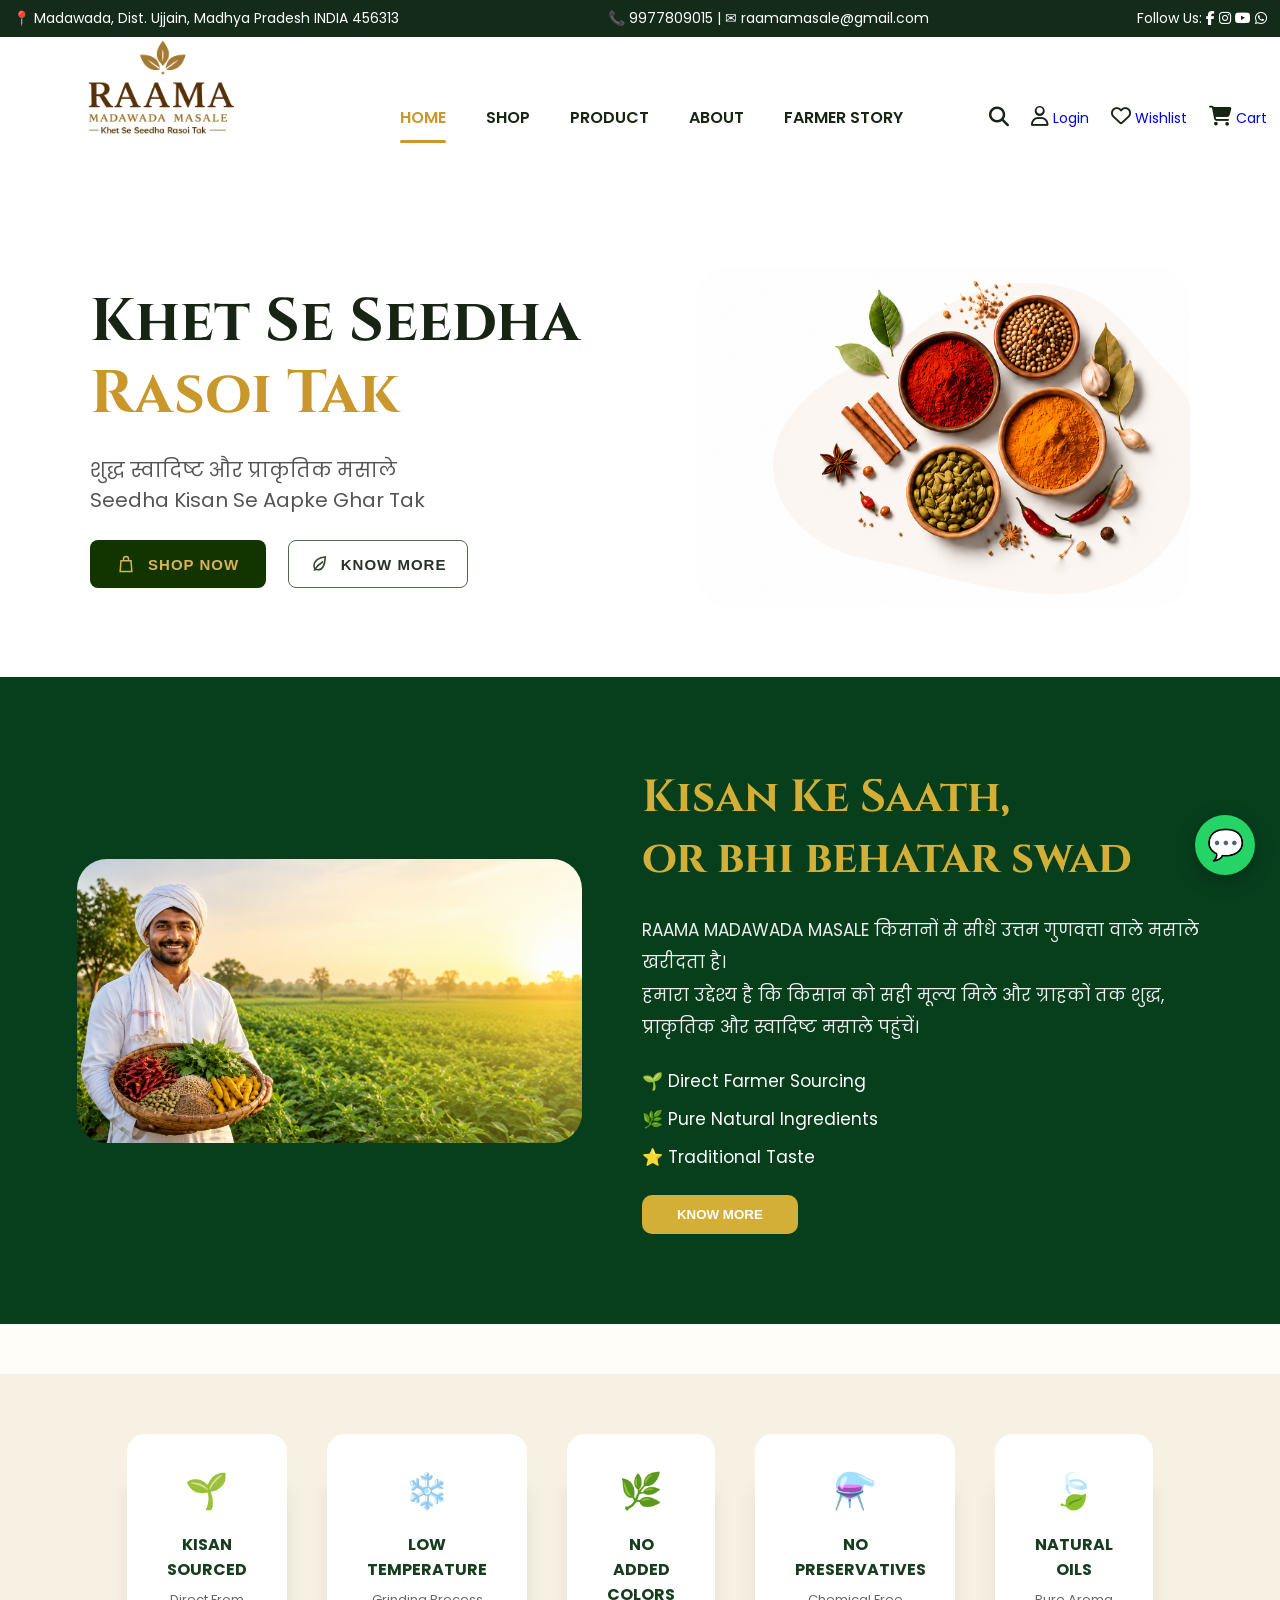
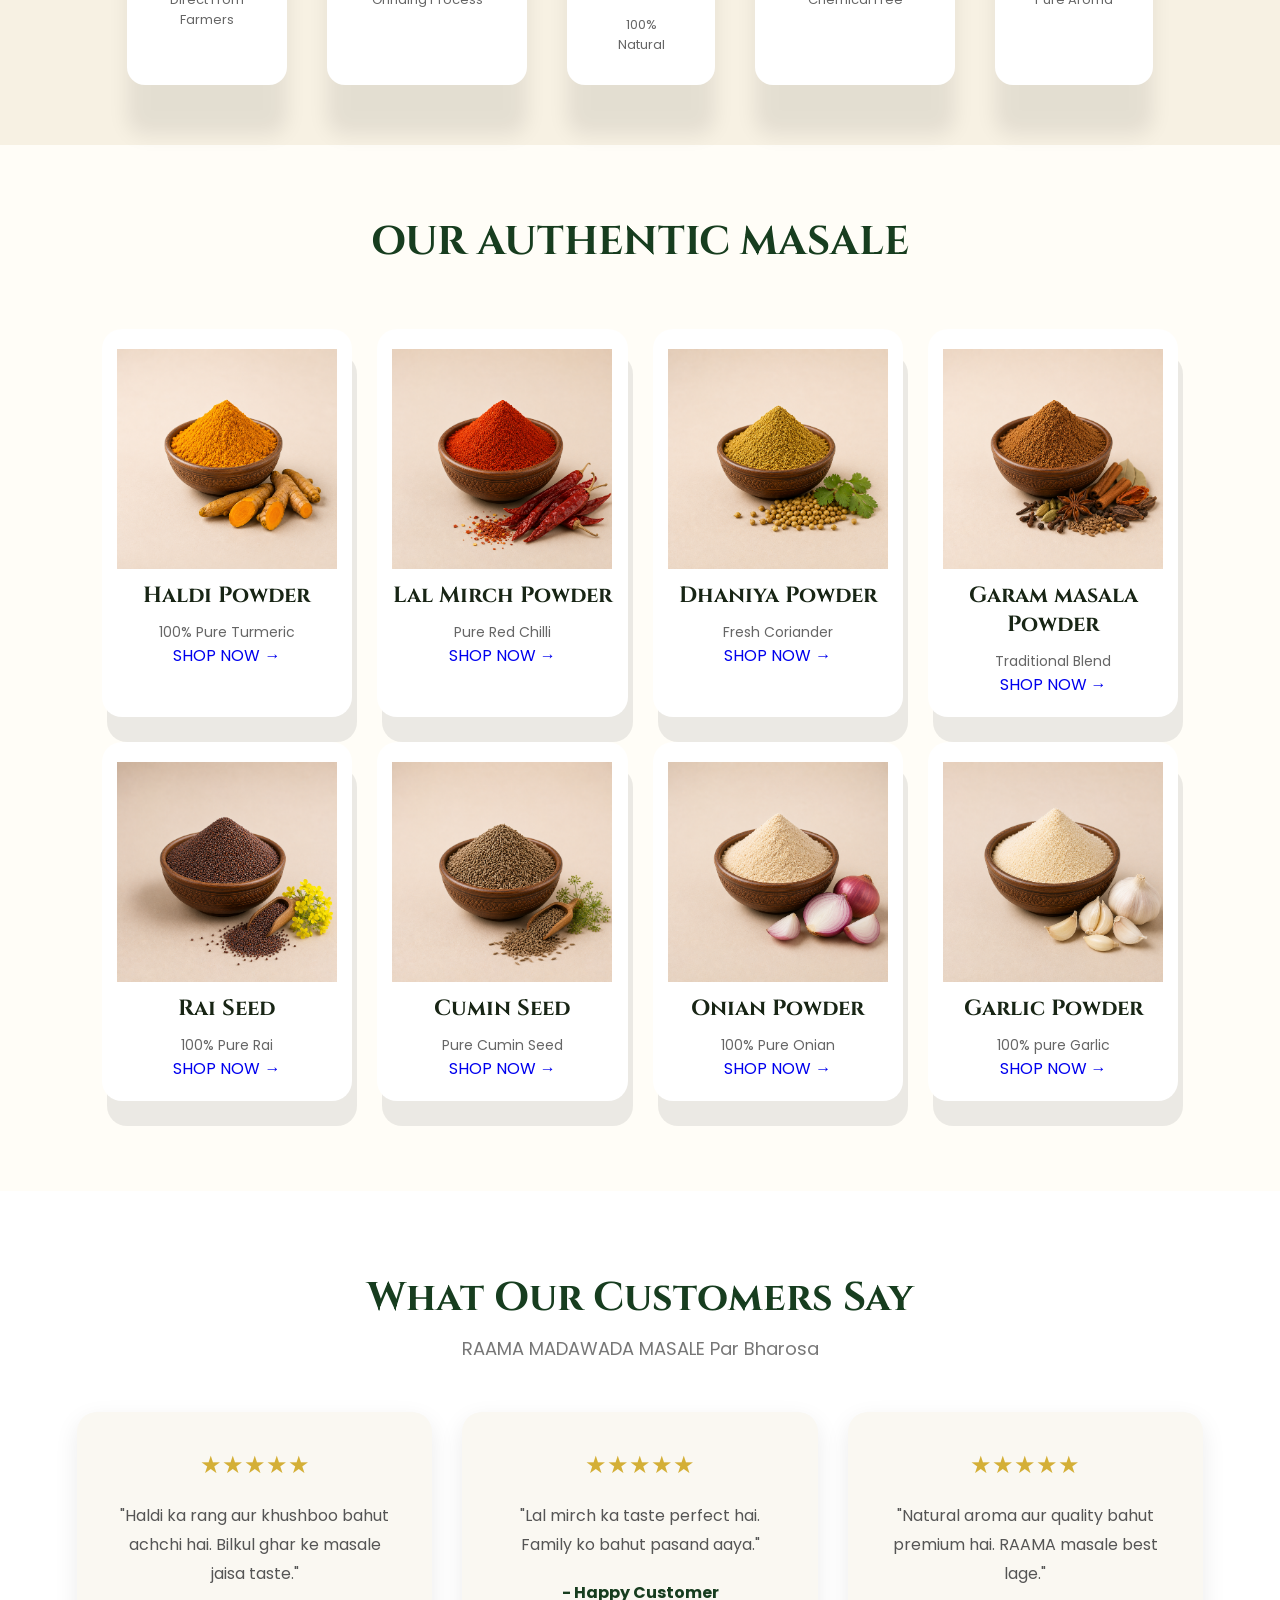
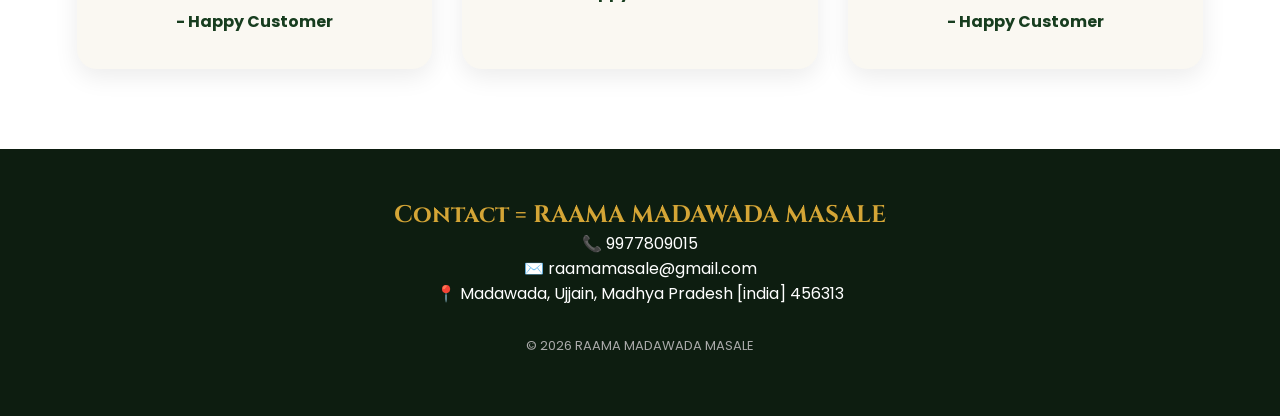
<file: index.html>
<!DOCTYPE html>
<html lang="en">

<head>

  <meta charset="UTF-8">
  <meta name="viewport" content="width=device-width, initial-scale=1.0">
  <title>Product Details | RAAMA MADAWADA MASALE</title>
  <link rel="stylesheet" href="css/style.css">
  <link href="https://fonts.googleapis.com/css2?family=Cinzel:wght@600;700&family=Poppins:wght@300;400;500;600&display=swap" rel="stylesheet">
  <link rel="stylesheet" href="https://cdnjs.cloudflare.com/ajax/libs/font-awesome/6.5.0/css/all.min.css">

</head>
  

<body>
   


<!-- TOP BAR -->


<div class="topbar">

  <div>
    📍 Madawada, Dist. Ujjain, Madhya Pradesh INDIA 456313
  </div>

   <div>
   📞 9977809015 |
    ✉ raamamasale@gmail.com
  </div>

  <div>
    <span class="follow">
      Follow Us:
    </span>
       
    <a>
     <i class="fab fa-facebook-f"></i>
    </a> 
    <a>
     <i class="fab fa-instagram"></i>
    </a>
    <a>
      <i class="fab fa-youtube"></i>
    </a>
    <a>
      <i class="fab fa-whatsapp"></i>
    </a>

  </div>

</div>



<!-- HEADER -->

<header>

    <div class="logo">
      <img src="../images/logo.png" alt="RAAMA MADAWADA MASALE Logo">
    </div>

    <nav>
     <a class="active" href="index.html">HOME</a> 
     <a href="shop.html">SHOP</a>
     <a href="product.html">PRODUCT</a>
     <a href="about.html">ABOUT</a>
     <a href="farmerstory.html">FARMER STORY</a>
    </nav>

    <div class="icons">

     <div class="search">
     <i class="fa-solid fa-magnifying-glass"></i>
    </div>
        
    <div class="user">
     <a href="login.html">
     <i class="fa-regular fa-user"></i>
     <span>Login</span>
     </a>
    </div>
    
    <div class="wishlist">
     <a href="wishlist.html">
     <i class="fa-regular fa-heart"></i>
     <span>Wishlist</span>
     </a>
    </div>
    
    <div class="cart">
      <a href="cart.html">
      <i class="fa-solid fa-cart-shopping"></i>     
      <span class="cart-count" id="cart-count">0</span>
      <span>Cart</span>
     </a>
    </div>
    
  </div>

</header>




<!-- HERO SECTION -->

<section class="hero">

  <div class="hero-text">

    <h1>
      Khet Se Seedha<br>
      <span>Rasoi Tak</span>
    </h1>

    <p>
      शुद्ध स्वादिष्ट और प्राकृतिक मसाले
     <br>
     Seedha Kisan Se Aapke Ghar Tak
    </p>

    <div class="btn-box">

      <a href="shop.html">
       <button class="shop-btn">
        <svg class="bag-icon" viewBox="0 0 24 24">
         <path d="M6 8h12l1 13H5L6 8Z"/>
         <path d="M9 8V6a3 3 0 0 1 6 0v2"/>
        </svg>
        SHOP NOW
       </button>
      </a>
    
      <a href="about.html">
       <button class="more-btn">
        <svg class="leaf-icon" viewBox="0 0 24 24">
         <path d="M19.5 3.5C12 4 6 8 6 14c0 3 2 5 5 5 6 0 8-7 8.5-15Z"/>
         <path d="M6 20c3-5 6-8 11-11"/>
        </svg>
        KNOW MORE
       </button>
      </a>
    </div>

  </div>

  <div class="hero-image">
   <img src="../images/hero.jpg">
  </div>

</section>

     


<!-- FARMER STORY SECTION -->


<section class="farmer-story">

  <div class="farmer-image">
    
   <img src="images/RAAMA Farmer.png" alt="RAAMA Farmer">
    
  </div>
    
      
  <div class="farmer-content">
    
    <h2>
    Kisan Ke Saath,
    <br>
    or bhi behatar swad
    </h2>
    
    <p>
    RAAMA MADAWADA MASALE किसानों से सीधे
    उत्तम गुणवत्ता वाले मसाले खरीदता है।
    <br>
    हमारा उद्देश्य है कि किसान को सही मूल्य मिले
    और ग्राहकों तक शुद्ध, प्राकृतिक और स्वादिष्ट
    मसाले पहुंचें।
  </p>
    
    
    
  <div class="farmer-points">
    
    <div>
    🌱 Direct Farmer Sourcing
    </div>
    
    <div>
    🌿 Pure Natural Ingredients
    </div>
    
    <div>
    ⭐ Traditional Taste
    </div>
    
  </div>
    
    
  <a href="about.html">
    
    <button>
    KNOW MORE
    </button>
    
    </a>
      
  </div>

    
</section>





<!-- FEATURES -->


<section class="features">


  <div>
   🌱
   <h4>KISAN SOURCED</h4>
   <p>Direct From Farmers</p>
  </div>

  <div> 
   ❄️
   <h4>LOW TEMPERATURE</h4>
   <p>Grinding Process</p>
  </div>

  <div>
   🌿
   <h4>NO ADDED COLORS</h4>
   <p>100% Natural</p>
  </div>

  <div>
   ⚗️
   <h4>NO PRESERVATIVES</h4>
   <p>Chemical Free</p>
  </div>
 
  <div>
   🍃
   <h4>NATURAL OILS</h4>
   <p>Pure Aroma</p>
  </div>


</section>





<!-- SHOP CATEGORY -->


<section class="category">

   <h2>
   OUR AUTHENTIC MASALE
  </h2>


  <div class="products">


  <div class="card">

   <img src="../images/haldi.png">

   <h3>Haldi Powder</h3>

   <p>100% Pure Turmeric</p>

   <a href="shop.html">
   SHOP NOW →
   </a>

  </div>


  <div class="card">

   <img src="images/mirchi.png">

   <h3>Lal Mirch Powder</h3>

   <p>Pure Red Chilli</p>

   <a href="shop.html">
   SHOP NOW →
    </a>

  </div>


  <div class="card">

   <img src="images/dhaniya.png">

   <h3>Dhaniya Powder</h3>

   <p>Fresh Coriander</p>

   <a href="shop.html">
   SHOP NOW →
   </a>

  </div>


  <div class="card">

    <img src="images/garam masala.png">
    
    <h3>Garam masala Powder</h3>
    
    <p>Traditional Blend</p>
    
    <a href="shop.html">
    SHOP NOW →
    </a>
    
  </div>


  <div class="card">

    <img src="images/rai.png">
        
    <h3>Rai Seed</h3>
        
    <p>100% Pure Rai</p>
        
    <a href="shop.html">
    SHOP NOW →
    </a>
        
  </div>

  <div class="card">

    <img src="images/cumin seed.png">
        
    <h3>Cumin Seed</h3>
        
    <p>Pure Cumin Seed </p>
        
    <a href="shop.html">
    SHOP NOW →
    </a>
        
  </div>

  <div class="card">

    <img src="images/onian.png">
        
    <h3>Onian Powder</h3>
        
    <p>100% Pure Onian</p>
        
    <a href="shop.html">
    SHOP NOW →
    </a>
        
  </div>

  
  <div class="card">

    <img src="../images/garlic.png">

    <h3>Garlic Powder</h3>

    <p>100% pure Garlic</p>

    <a href="shop.html">
    SHOP NOW →
   </a>

   </div>
  </div>

</section>




<!-- CUSTOMER REVIEW SECTION -->


<section class="reviews">


  <h2>
    What Our Customers Say
    </h2>
    <p class="subtitle">
    RAAMA MADAWADA MASALE Par Bharosa
    </p>
    
    
    <div class="review-box">
    
  
    <div class="review-card">
    
     <div class="stars">
     ★★★★★
     </div>
    
     <p>
     "Haldi ka rang aur khushboo bahut achchi hai.
     Bilkul ghar ke masale jaisa taste."
     </p>
    
     <h4>
     - Happy Customer
     </h4>
    
    </div>
    
    
    <div class="review-card">
    
     <div class="stars">
     ★★★★★
     </div>
    
     <p>
     "Lal mirch ka taste perfect hai.
     Family ko bahut pasand aaya."
     </p>
    
     <h4>
     - Happy Customer
     </h4>
    
    </div>
    
  
    <div class="review-card">
    
    
     <div class="stars">
     ★★★★★
     </div>
    
     <p>
     "Natural aroma aur quality bahut premium hai.
     RAAMA masale best lage."
     </p>
    
     <h4>
     - Happy Customer
     </h4>
    
    </div>
      
  </div>
    
    
</section>




<!-- FOOTER -->


<footer>

  <h2>
   Contact = RAAMA MADAWADA MASALE
  </h2>

  <div>
   📞 9977809015
   <br>
   ✉️ raamamasale@gmail.com
   <br>
   📍 Madawada, Ujjain, Madhya Pradesh [india] 456313
  </div>


  <p class="copy">
  © 2026 RAAMA MADAWADA MASALE
  </p>

</footer>



<script src="script.js"></script>


</body>

</html>

    
    
    
    
<!-- WHATSAPP BUTTON -->
    
    
<a class="whatsapp"
   href="https://wa.me/918349129490"
   target="_blank">
    💬
</a>
</file>
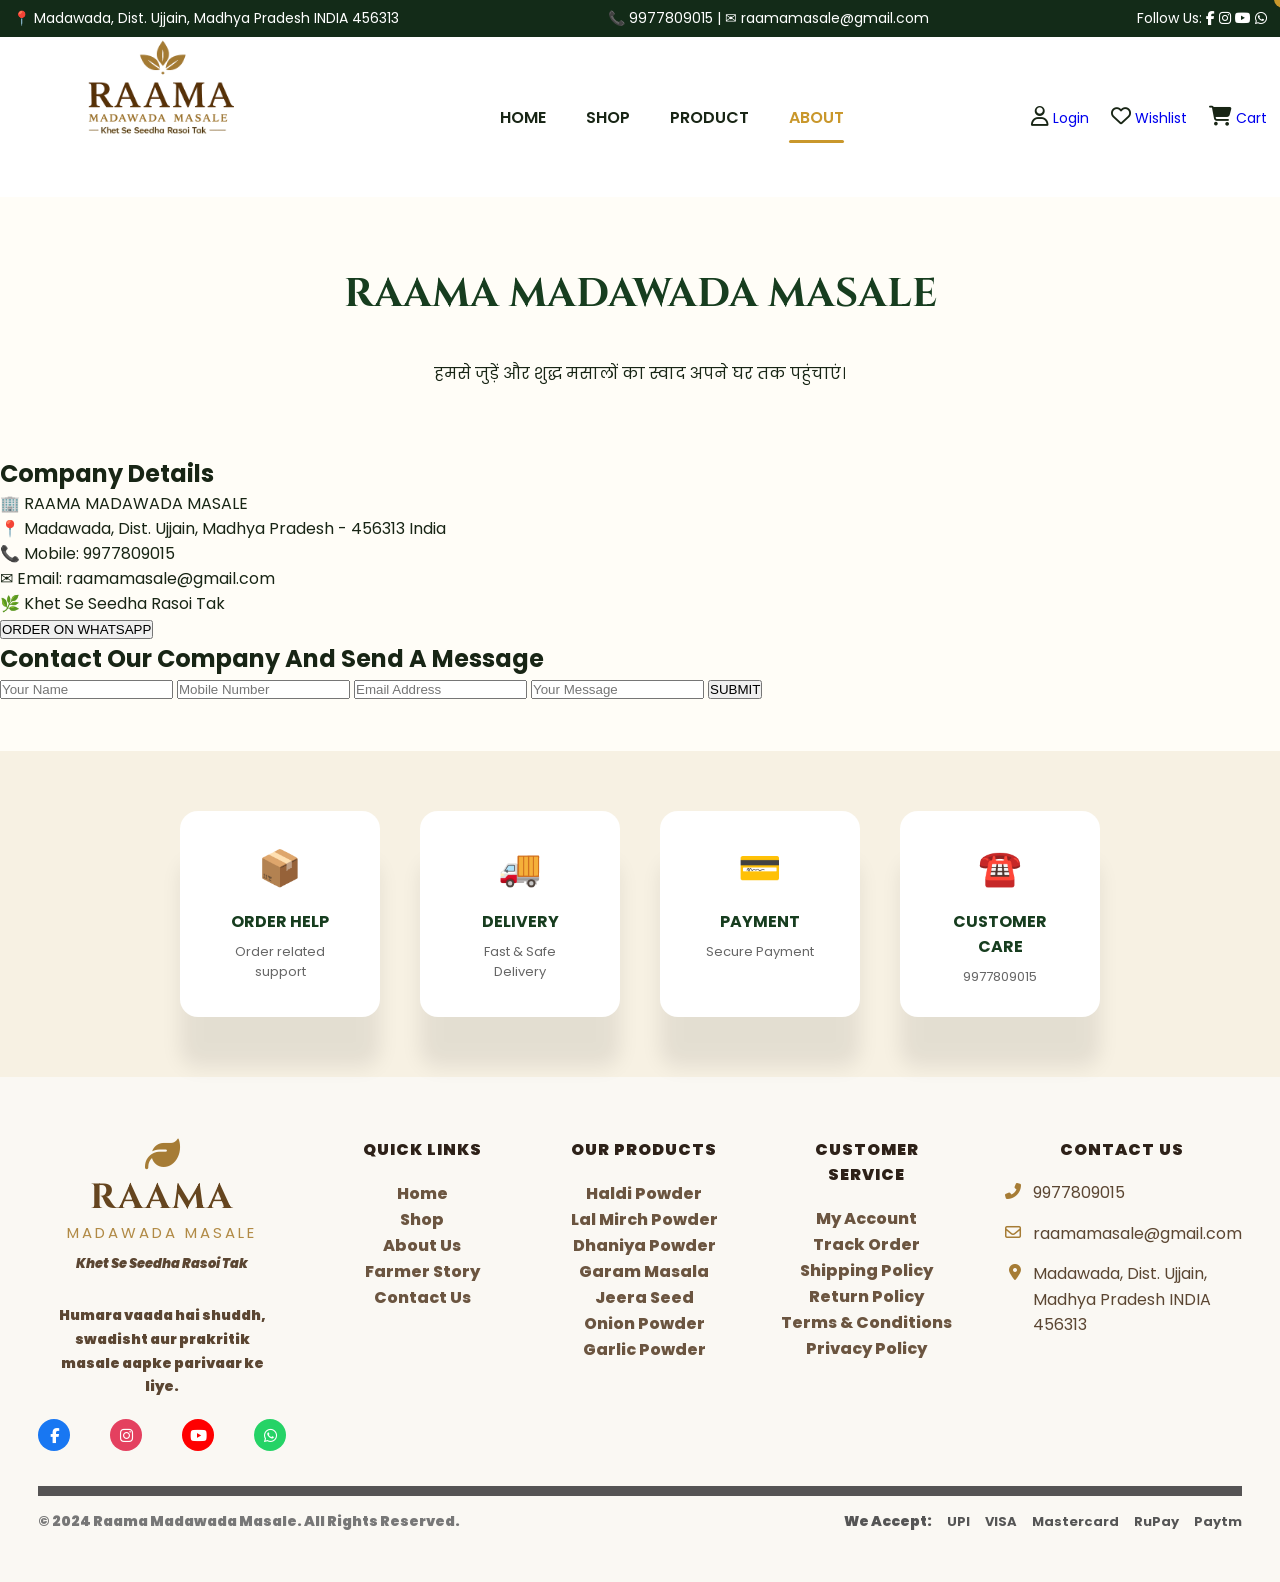
<file: about.html>
<!DOCTYPE html>
<html lang="en">

<head>

 <meta charset="UTF-8">
 <meta name="viewport" content="width=device-width, initial-scale=1.0">
 <title>Contact Us | RAAMA MADAWADA MASALE</title>
 <link rel="stylesheet" href="css/style.css">
 <link href="https://fonts.googleapis.com/css2?family=Cinzel:wght@600;700&family=Poppins:wght@300;400;500;600&display=swap" rel="stylesheet">
 <link rel="stylesheet" href="https://cdnjs.cloudflare.com/ajax/libs/font-awesome/6.5.0/css/all.min.css">

</head>


<body>



<!-- TOP BAR -->


<div class="topbar">

  <div>
      📍 Madawada, Dist. Ujjain, Madhya Pradesh INDIA 456313
  </div>

  <div>
     📞 9977809015 |
      ✉ raamamasale@gmail.com
  </div>

  <div>
    <span class="follow">
     Follow Us:
    </span>
         
    <a>
      <i class="fab fa-facebook-f"></i>
    </a> 
    <a>
     <i class="fab fa-instagram"></i>
    </a>
    <a>
     <i class="fab fa-youtube"></i>
    </a>
    <a>
     <i class="fab fa-whatsapp"></i>
    </a>
  
  </div>

</div>

 

<!-- HEADER -->


<header>

  <div class="logo">
    
      <img src="../images/logo.png" alt="RAAMA MADAWADA MASALE Logo">
    
  </div>
      
    <nav>
    
      <a href="index.html">HOME</a>
      <a href="shop.html">SHOP</a>
      <a href="product.html">PRODUCT</a>
      <a class="active" href="about.html">ABOUT</a>
    
    </nav>

  <div class="icons">
          
      <div class="user">
        <a href="login.html">
        <i class="fa-regular fa-user"></i>
        <span>Login</span>
        </a>
      </div>
      
      <div class="wishlist">
       <a href="wishlist.html">
       <i class="fa-regular fa-heart"></i>
       <span>Wishlist</span>
       </a>
      </div>
      
      <div class="cart">
        <a href="cart.html">
        <i class="fa-solid fa-cart-shopping"></i>     
        <span class="cart-count" id="cart-count"></span>
        <span>Cart</span>
        </a>
      </div>
      
  </div>

</header>


  

<!-- CONTACT HERO -->


<section class="category">

 <h2>
 RAAMA MADAWADA MASALE
 </h2>

 <p>
 हमसे जुड़ें और शुद्ध मसालों का स्वाद अपने घर तक पहुंचाएं।
 </p>

</section>





<!-- CONTACT BOX -->


<section class="contact-section">

  <div class="contact-box">

   <h2>
   Company Details
   </h2>
   <p>
   🏢 RAAMA MADAWADA MASALE
   </p>

   <p>
   📍 Madawada,
    Dist. Ujjain,
   Madhya Pradesh - 456313 India
   </p>

   <p>  
   📞 Mobile:
   9977809015
   </p>

   <p>
   ✉ Email: 
   raamamasale@gmail.com
   </p>

   <p>
   🌿 Khet Se Seedha Rasoi Tak
   </p>

   <button>
   ORDER ON WHATSAPP
   </button>

  </div>


 <div class="contact-form">

  <h1>
  Contact Our Company And Send A Message
  </h1>

  <input type="text" placeholder="Your Name">
  <input type="number" placeholder="Mobile Number">
  <input type="email" placeholder="Email Address">
  <input type="message" placeholder="Your Message">

  <button>
  SUBMIT
  </button>

 </div>

</section>




<!-- HELP SECTION -->


<section class="features">

  <div>
   📦
   <h4>
   ORDER HELP
   </h4>
   <p>
   Order related support
   </p>
  </div>


 <div>
  🚚
  <h4>
  DELIVERY
  </h4>
  <p>
  Fast & Safe Delivery
  </p>
 </div>


 <div>
  💳
  <h4>
  PAYMENT
  </h4>
  <p>
  Secure Payment
  </p>
 </div>

 
 <div>
  ☎️
  <h4>
  CUSTOMER CARE
  </h4>
  <p>
  9977809015
  </p>
 </div>

</section>




<!-- footer code -->


<footer class="footer-container">
  <div class="footer-top">
      <div class="footer-col brand-col">
          <div class="logo-area">
              <div class="logo-icon">
                  <i class="fas fa-leaf"></i>
              </div>
              <h2>RAAMA</h2>
              <p class="tagline">MADAWADA MASALE</p>
              <p class="sub-tagline">Khet Se Seedha Rasoi Tak</p>
          </div>
          <p class="brand-desc">Humara vaada hai shuddh, swadisht aur prakritik masale aapke parivaar ke liye.</p>
          <div class="social-icons">
              <a href="#" class="fb"><i class="fab fa-facebook-f"></i></a>
              <a href="#" class="insta"><i class="fab fa-instagram"></i></a>
              <a href="#" class="yt"><i class="fab fa-youtube"></i></a>
              <a href="#" class="wa"><i class="fab fa-whatsapp"></i></a>
          </div>
      </div>

      <div class="footer-col">
          <h3>QUICK LINKS</h3>
          <ul>
              <li><a href="#">Home</a></li>
              <li><a href="#">Shop</a></li>
              <li><a href="#">About Us</a></li>
              <li><a href="#">Farmer Story</a></li>
              <li><a href="#">Contact Us</a></li>
          </ul>
      </div>

      <div class="footer-col">
          <h3>OUR PRODUCTS</h3>
          <ul>
              <li><a href="#">Haldi Powder</a></li>
              <li><a href="#">Lal Mirch Powder</a></li>
              <li><a href="#">Dhaniya Powder</a></li>
              <li><a href="#">Garam Masala</a></li>
              <li><a href="#">Jeera Seed</a></li>
              <li><a href="#">Onion Powder</a></li>
              <li><a href="#">Garlic Powder</a></li>
          </ul>
      </div>

      <div class="footer-col">
          <h3>CUSTOMER SERVICE</h3>
          <ul>
              <li><a href="#">My Account</a></li>
              <li><a href="#">Track Order</a></li>
              <li><a href="#">Shipping Policy</a></li>
              <li><a href="#">Return Policy</a></li>
              <li><a href="#">Terms & Conditions</a></li>
              <li><a href="#">Privacy Policy</a></li>
          </ul>
      </div>

      <div class="footer-col contact-col">
          <h3>CONTACT US</h3>
          <div class="contact-item">
              <i class="fas fa-phone-alt"></i>
              <p>9977809015</p>
          </div>
          <div class="contact-item">
              <i class="far fa-envelope"></i>
              <p>raamamasale@gmail.com</p>
          </div>
          <div class="contact-item">
              <i class="fas fa-map-marker-alt"></i>
              <p>Madawada, Dist. Ujjain,<br>Madhya Pradesh INDIA 456313</p>
          </div>
      </div>
  </div>

  <hr class="footer-divider">

  <div class="footer-bottom">
      <div class="copyright">
          © 2024 Raama Madawada Masale. All Rights Reserved.
      </div>
      <div class="payment-methods">
          <span>We Accept:</span>
          <span class="pay-method b-text">UPI</span>
          <span class="pay-method visa-text">VISA</span>
          <span class="pay-method mc-circle"> Mastercard</span>
          <span class="pay-method">RuPay</span>
          <span class="pay-method paytm-text">Paytm</span>
      </div>
  </div>
</footer>


</body>

</html>
</file>
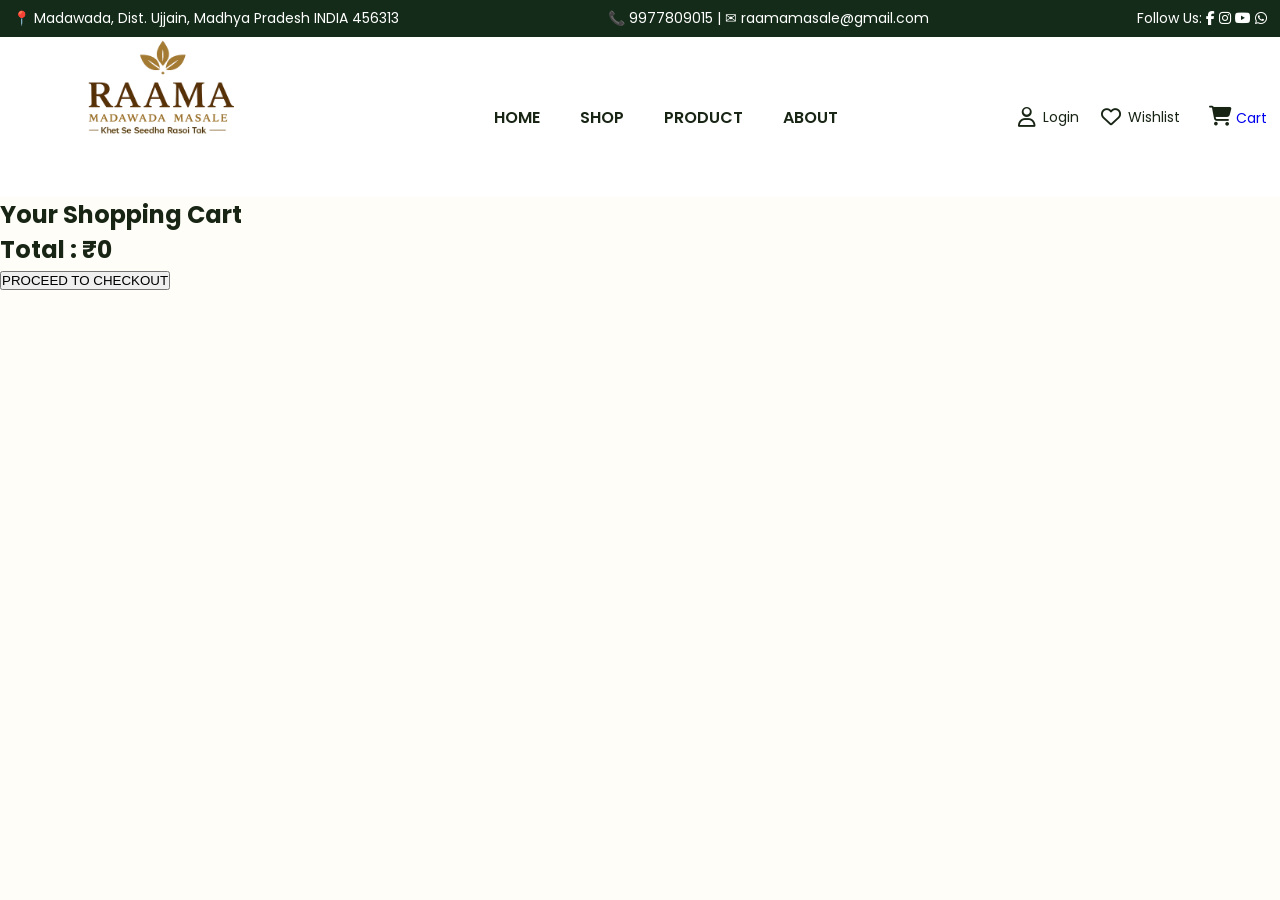
<file: cart.html>
<!DOCTYPE html>
<html lang="en">

<head>

 <meta charset="UTF-8">
 <meta name="viewport" content="width=device-width, initial-scale=1.0">
 <title>Cart | RAAMA MADAWADA MASALE</title>
 <link rel="stylesheet" href="css/style.css">
 <link href="https://fonts.googleapis.com/css2?family=Cinzel:wght@600;700&family=Poppins:wght@300;400;500;600&display=swap" rel="stylesheet">
 <link rel="stylesheet" href="https://cdnjs.cloudflare.com/ajax/libs/font-awesome/6.5.0/css/all.min.css">

</head>


<body>



<!-- TOP BAR -->


<div class="topbar">

    <div>
     📍 Madawada, Dist. Ujjain, Madhya Pradesh INDIA 456313
    </div>

    <div>
     📞 9977809015 |
      ✉ raamamasale@gmail.com
    </div>

  <div>
    <span class="follow">
     Follow Us:
    </span>
         
    <a>
     <i class="fab fa-facebook-f"></i>
    </a> 
    <a>
     <i class="fab fa-instagram"></i>
    </a>
    <a>
     <i class="fab fa-youtube"></i>
    </a>
    <a>
     <i class="fab fa-whatsapp"></i>
    </a>
  
  </div>

</div>



<!-- HEADER -->


<header>
    
    <div class="logo">

        <img src="images/logo.png" alt="RAAMA MADAWADA MASALE">
 
    </div>

    <nav>

      <a href="index.html">HOME</a>
      <a href="shop.html">SHOP</a>
      <a href="product.html">PRODUCT</a>
      <a href="about.html">ABOUT</a>
    
    </nav>


  <div class="icons">
          
    <div class="user">
    
     <i class="fa-regular fa-user"></i>
     <span>Login</span>
   
    </div>
      
    <div class="wishlist">
    
      <i class="fa-regular fa-heart"></i>
      <span>Wishlist</span>
    
    </div>
     
    
    <div class="cart">
      <a href="cart.html">
      <a href="cart.html">
      <i class="fa-solid fa-cart-shopping"></i>     
      <span class="cart-count" id="cart-count"></span>
      <span>Cart</span>
      </a>
    </a>

    </div>
      

</header>




<section class="cart-section">

 <h2>
 Your Shopping Cart
 </h2>

 <div id="cart-items">

 </div>

 <h2 id="cart-total">

 </h2>

 <button class="checkout-btn"
 onclick="checkout()">
 PROCEED TO CHECKOUT
 </button>

</section>



<script src="script.js"></script>


</body>

</html>
</file>
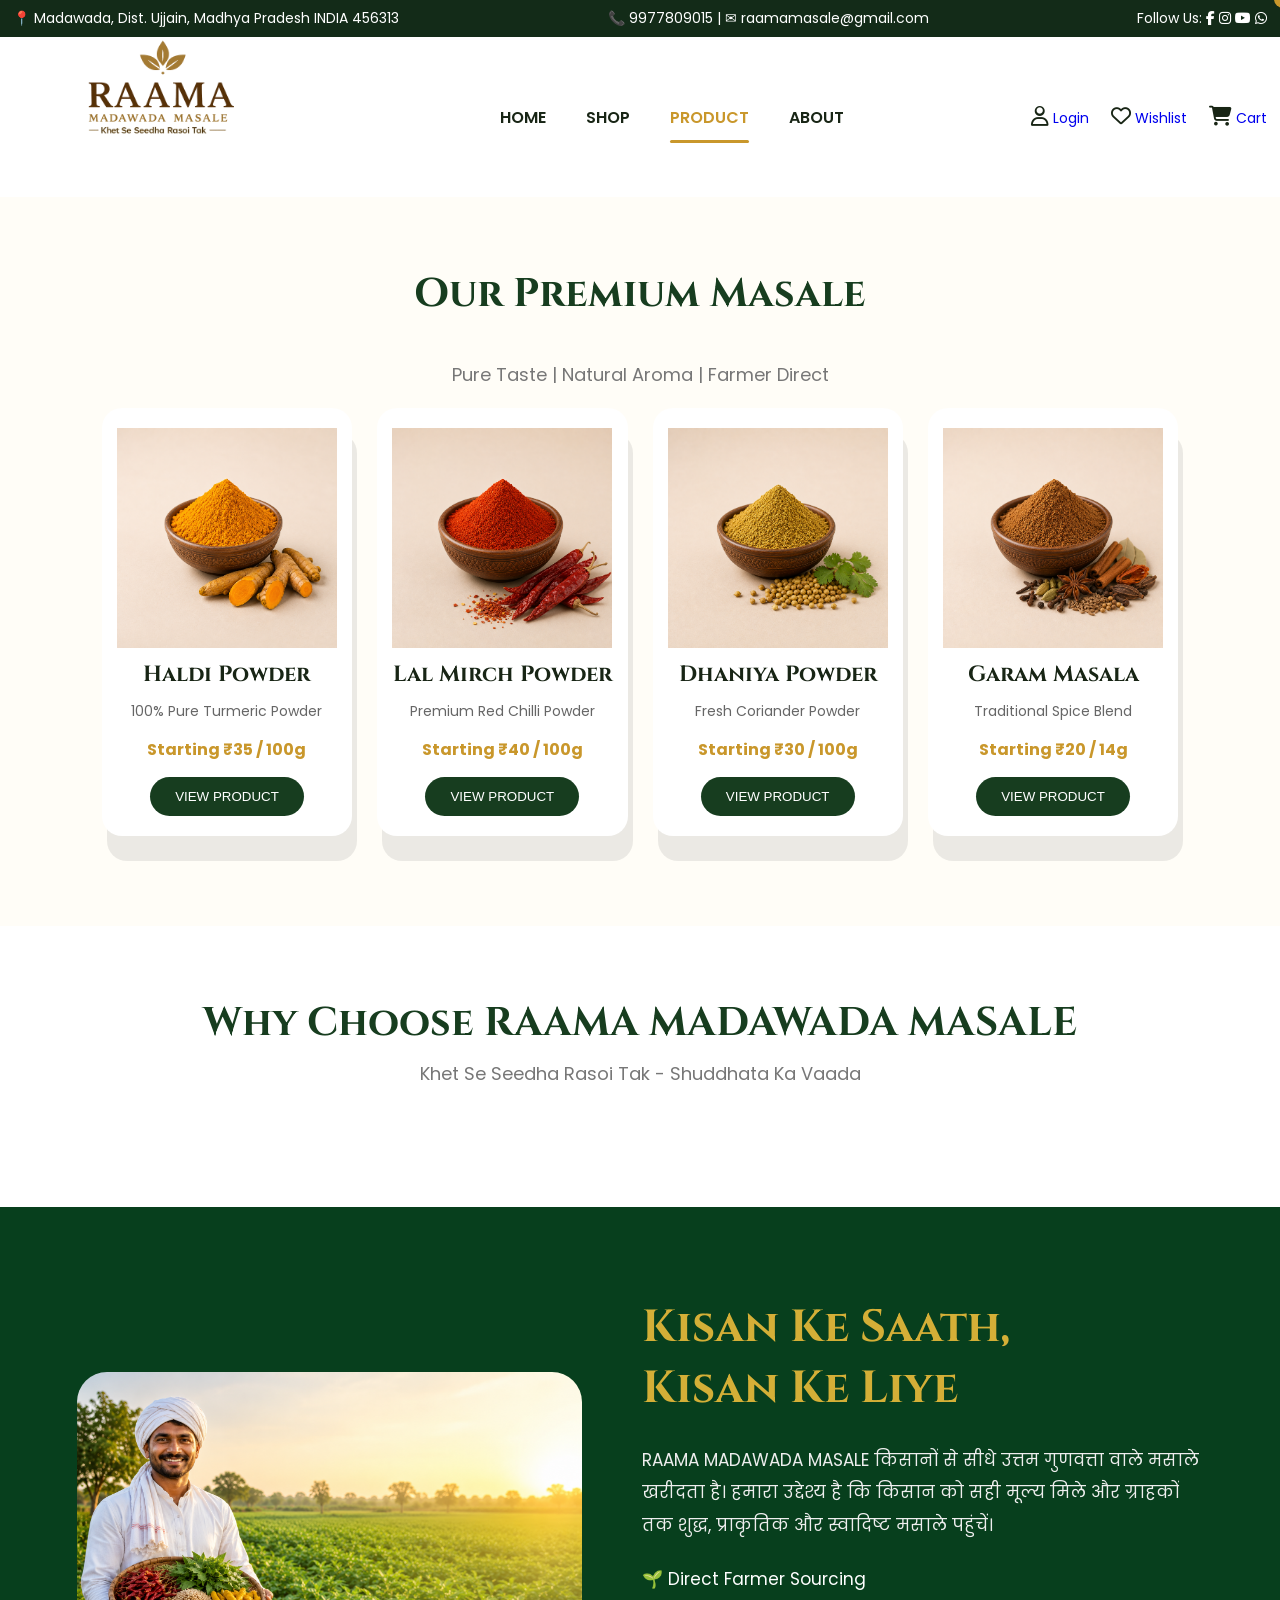
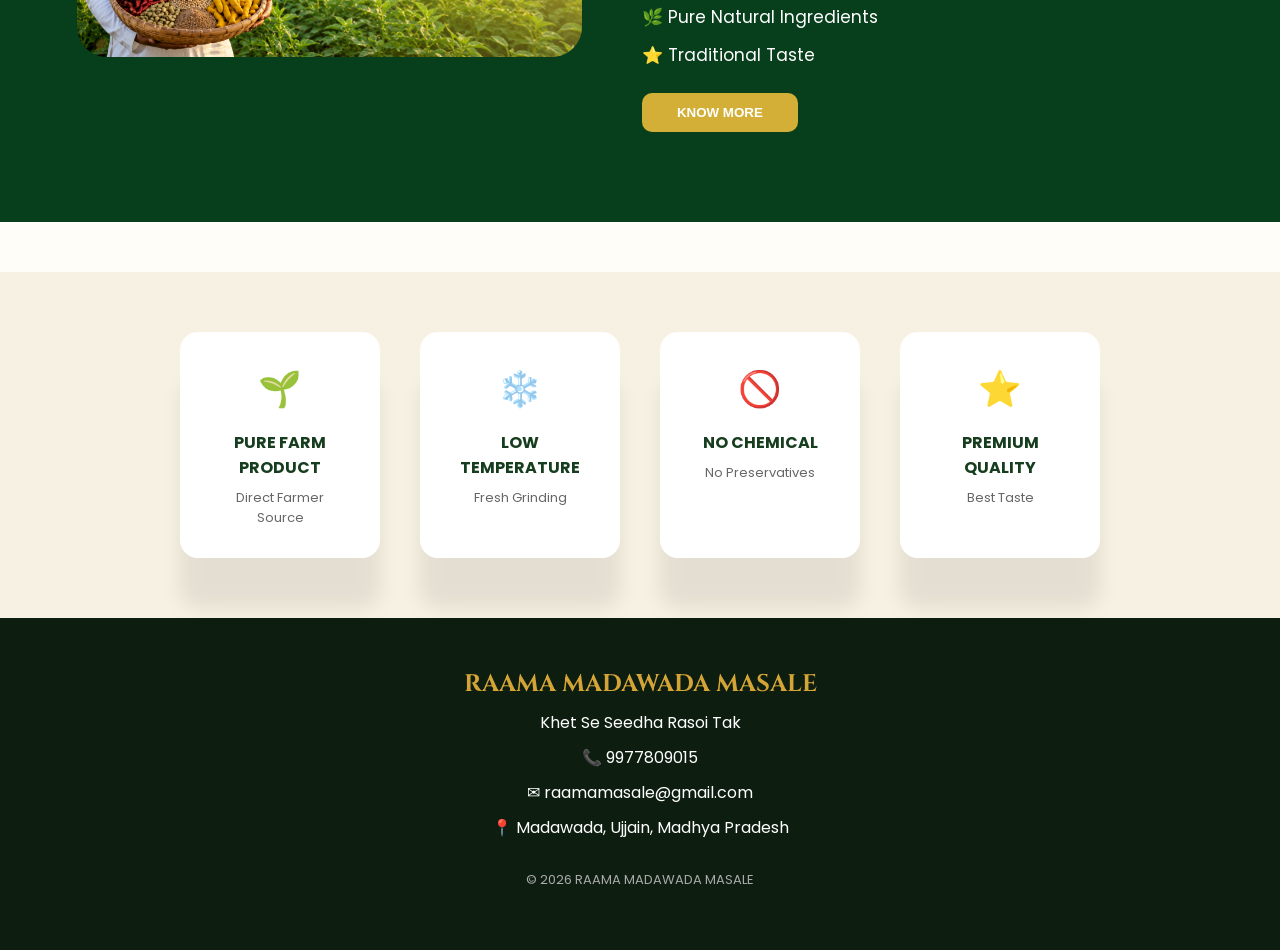
<file: product.html>
<!DOCTYPE html>
<html lang="en">

<head>

 <meta charset="UTF-8">
 <meta name="viewport" content="width=device-width, initial-scale=1.0">
 <title>Product Details | RAAMA MADAWADA MASALE</title>
 <link rel="stylesheet" href="css/style.css">
 <link href="https://fonts.googleapis.com/css2?family=Cinzel:wght@600;700&family=Poppins:wght@300;400;500;600&display=swap" rel="stylesheet">
 <link rel="stylesheet" href="https://cdnjs.cloudflare.com/ajax/libs/font-awesome/6.5.0/css/all.min.css">

</head>


<body>



<!-- TOP BAR -->


<div class="topbar">

  <div>
   📍 Madawada, Dist. Ujjain, Madhya Pradesh INDIA 456313
  </div>

  <div>
   📞 9977809015 |
   ✉ raamamasale@gmail.com
  </div>

  <div>
    <span class="follow">
      Follow Us:
    </span>
       
    <a>
     <i class="fab fa-facebook-f"></i>
    </a> 
    <a>
     <i class="fab fa-instagram"></i>
    </a>
    <a>
      <i class="fab fa-youtube"></i>
    </a>
    <a>
      <i class="fab fa-whatsapp"></i>
    </a>

  </div>

</div>



<!-- HEADER -->


<header>
 
  <div class="logo">
    
     <img src="../images/logo.png" alt="RAAMA MADAWADA MASALE Logo">
    
  </div>
      
    <nav>
    
     <a href="index.html">HOME</a>
     <a href="shop.html">SHOP</a>
     <a class="active" href="product.html">PRODUCT</a>
     <a href="about.html">ABOUT</a>
    
    </nav>

  <div class="icons">
        
    <div class="user">
      <a href="login.html">
      <i class="fa-regular fa-user"></i>
      <span>Login</span>
      </a>
    
    </div>
    
    <div class="wishlist">
      <a href="wishlist.html">
      <i class="fa-regular fa-heart"></i>
      <span>Wishlist</span>
      </a>
    </div>
    
    <div class="cart">
      <a href="cart.html">
      <i class="fa-solid fa-cart-shopping"></i>     
      <span class="cart-count" id="cart-count"></span>
      <span>Cart</span>
    </a>
    </div>
    
  </div>

</header>






<!-- PRODUCT SECTION -->

<section class="home-products">

  <h2>
  Our Premium Masale
  </h2>

  <p class="subtitle">
  Pure Taste | Natural Aroma | Farmer Direct
  </p>

  <div class="product-grid">



    <!-- HALDI -->

    <div class="product-card">

      <img src="images/haldi.png">

      <h3>
       Haldi Powder
      </h3>

      <p>
       100% Pure Turmeric Powder
      </p>

      <h4>
       Starting ₹35 / 100g
      </h4>

      
      <a href="shop.html">
       <button>
        VIEW PRODUCT
       </button>
      </a>

    </div>



   <!-- MIRCHI -->


    <div class="product-card">

      <img src="images/mirchi.png">

      <h3>
        Lal Mirch Powder
      </h3>

      <p>
        Premium Red Chilli Powder
      </p>

      <h4>
        Starting ₹40 / 100g
      </h4>

      <a href="shop.html">
       <button>
        VIEW PRODUCT
       </button>
      </a>

    </div>



   <!-- DHANIYA -->


    <div class="product-card">

      <img src="images/dhaniya.png">

      <h3>
       Dhaniya Powder
      </h3>

      <p>
       Fresh Coriander Powder
      </p>

      <h4>
       Starting ₹30 / 100g
      </h4>

      <a href="shop.html">
       <button>
       VIEW PRODUCT
       </button>
      </a>

    </div>



   <!-- GARAM MASALA -->


    <div class="product-card">

      <img src="images/garam masala.png">

      <h3>
       Garam Masala
      </h3>

      <p>
        Traditional Spice Blend
      </p>

      <h4>
       Starting ₹20 / 14g
      </h4>

      <a href="shop.html">
       <button>
       VIEW PRODUCT
       </button>
      </a>
    </div>

  </div>

</section>



<!-- QUALITY SECTION -->

<section class="quality">
 
  <h2>
  Why Choose RAAMA MADAWADA MASALE
  </h2>
    
  <p class="subtitle">
  Khet Se Seedha Rasoi Tak - Shuddhata Ka Vaada
  </p>
    
  <div class="quality-box">
    
  </div>  
      
</section>




<!-- FARMER STORY SECTION -->


<section class="farmer-story">

  <div class="farmer-image">
    <img src="images/RAAMA Farmer.png" alt="RAAMA Farmer">
  </div>
      
  <div class="farmer-content">
    
    <h2>
    Kisan Ke Saath,
    <br>
    Kisan Ke Liye
    </h2>
    
    <p>
    RAAMA MADAWADA MASALE किसानों से सीधे
    उत्तम गुणवत्ता वाले मसाले खरीदता है।
    
    हमारा उद्देश्य है कि किसान को सही मूल्य मिले
    और ग्राहकों तक शुद्ध, प्राकृतिक और स्वादिष्ट
    मसाले पहुंचें।
    </p>
    
    <div class="farmer-points">
    
      <div>
       🌱 Direct Farmer Sourcing
      </div>
    
      <div>
       🌿 Pure Natural Ingredients
      </div>
     
      <div>
       ⭐ Traditional Taste
      </div>
    
    </div>
    
    <a href="contact.html">
    <button>
    KNOW MORE
    </button>
    </a>
    
  </div>
    
</section>




<!-- QUALITY SECTION -->


<section class="features">

    <div>
      🌱
     <h4>
     PURE FARM PRODUCT
     </h4>
     <p>
      Direct Farmer Source
     </p>
    </div>

    <div>
     ❄️
     <h4>
      LOW TEMPERATURE
     </h4>
     <p>
      Fresh Grinding
     </p>
    </div>

    <div>
      🚫
     <h4>
     NO CHEMICAL
     </h4>
     <p>
      No Preservatives
     </p>
    </div>

    <div>
      ⭐
     <h4>
     PREMIUM QUALITY
     </h4>
     <p>
       Best Taste
     </p>
    </div>

</section>





<!-- FOOTER -->


<footer>

    <h2>
     RAAMA MADAWADA MASALE
    </h2>
 
    <p>
     Khet Se Seedha Rasoi Tak
    </p>
    <p>
     📞 9977809015
    </p>
    <p>
     ✉ raamamasale@gmail.com
    </p>
    <p>
     📍 Madawada, Ujjain, Madhya Pradesh
    </p>

    <p class="copy">
     © 2026 RAAMA MADAWADA MASALE
    </p>

</footer>




</body>

</html>
</file>
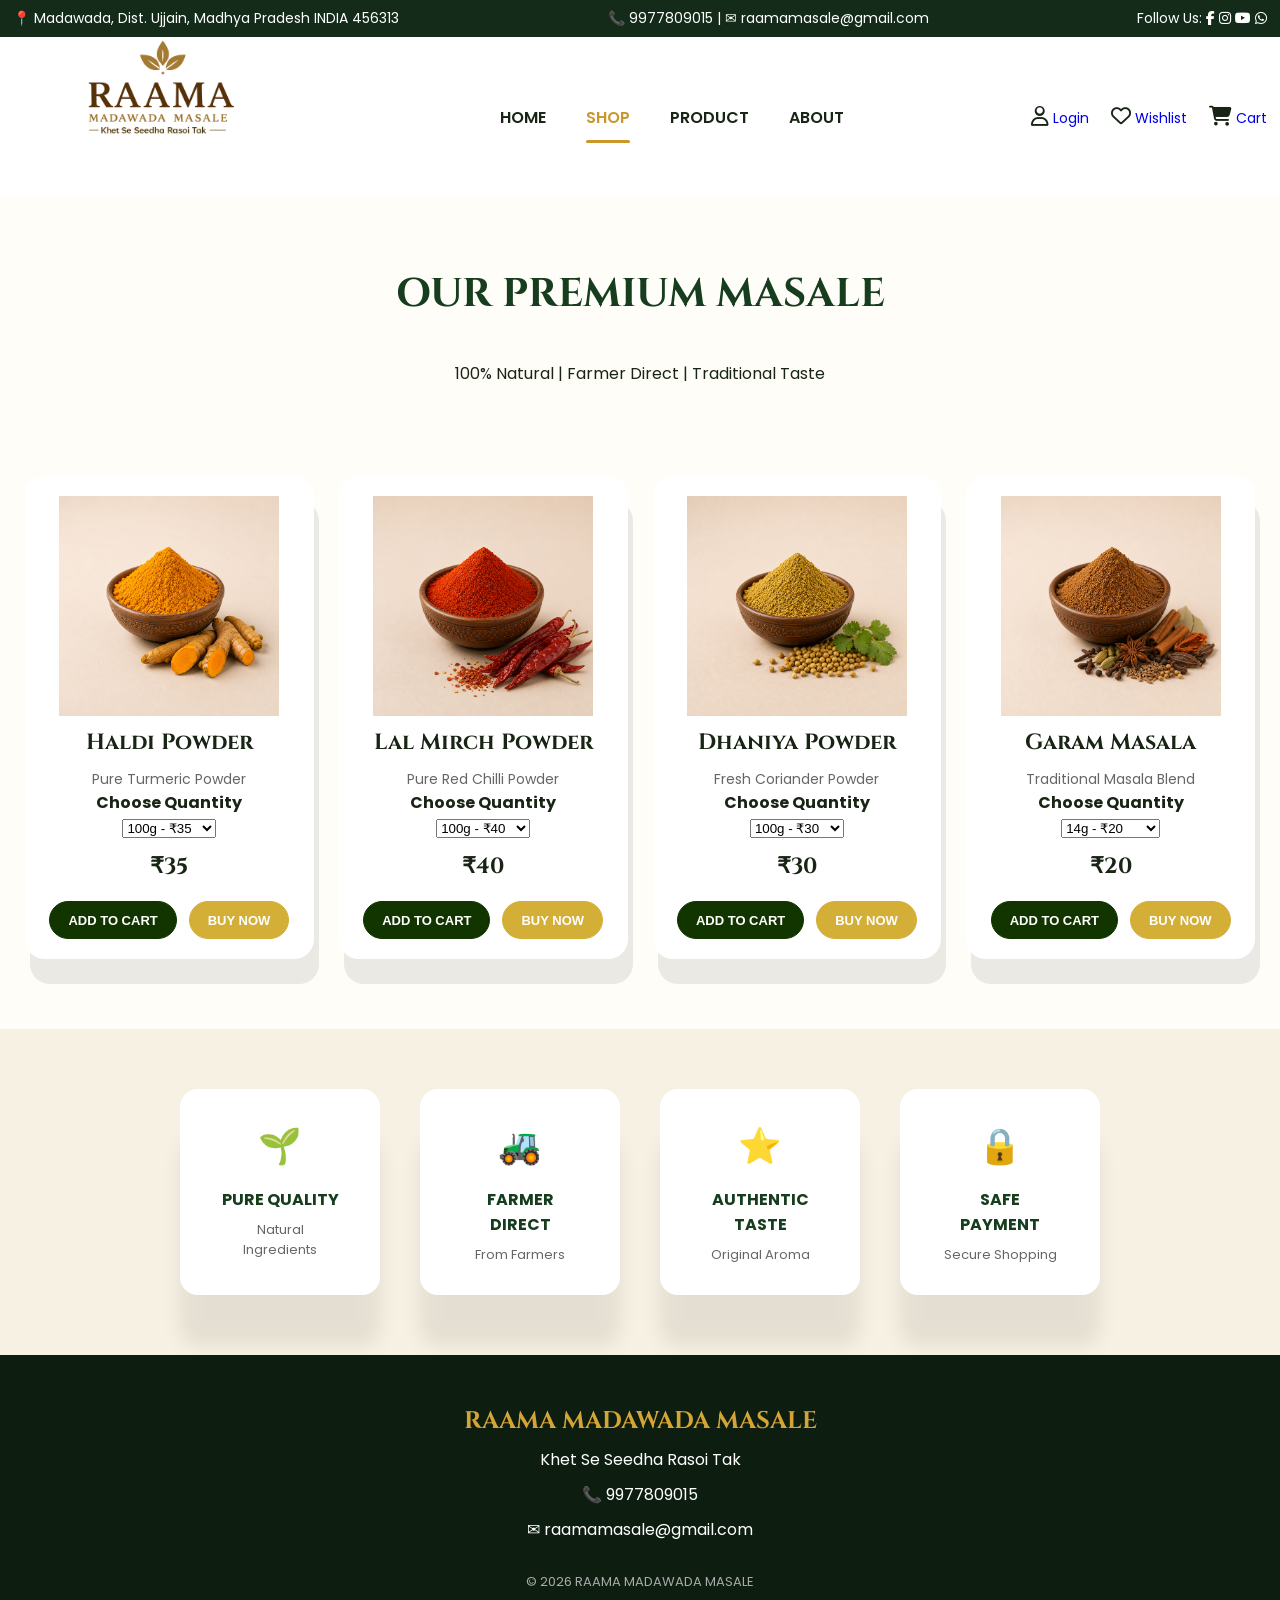
<file: shop.html>
<!DOCTYPE html>
<html lang="en">

<head>

 <meta charset="UTF-8">
 <meta name="viewport" content="width=device-width, initial-scale=1.0">
 <title>Shop | RAAMA MADAWADA MASALE</title>
 <link rel="stylesheet" href="css/style.css">
 <link href="https://fonts.googleapis.com/css2?family=Cinzel:wght@600;700&family=Poppins:wght@300;400;500;600&display=swap" rel="stylesheet">
 <link rel="stylesheet" href="https://cdnjs.cloudflare.com/ajax/libs/font-awesome/6.5.0/css/all.min.css">

</head>


<body>



<!-- TOP BAR -->


<div class="topbar">

    <div>
     📍 Madawada, Dist. Ujjain, Madhya Pradesh INDIA 456313
    </div>

    <div>
     📞 9977809015 |
      ✉ raamamasale@gmail.com
    </div>

  <div>
    <span class="follow">
     Follow Us:
    </span>
         
    <a>
     <i class="fab fa-facebook-f"></i>
    </a> 
    <a>
     <i class="fab fa-instagram"></i>
    </a>
    <a>
     <i class="fab fa-youtube"></i>
    </a>
    <a>
     <i class="fab fa-whatsapp"></i>
    </a>
  
  </div>

</div>



<!-- HEADER -->


<header>

  <div class="logo">
    
    <img src="images/logo.png" alt="RAAMA MADAWADA MASALE">
    
  </div>

  <nav>
    
     <a href="index.html">HOME</a>
     <a class="active" href="shop.html">SHOP</a>  
     <a href="product.html">PRODUCT</a>
     <a href="about.html">ABOUT</a>
    
  </nav>

  <div class="icons">
          
    <div class="user">
     <a href="login.html">
     <i class="fa-regular fa-user"></i>
     <span>Login</span>
     </a>
    </div>
      
    <div class="wishlist">
      <a href="wishlist.html">
      <i class="fa-regular fa-heart"></i>
      <span>Wishlist</span>
      </a>
    </div>
      
    <div class="cart">
      <a href="cart.html">
      <i class="fa-solid fa-cart-shopping"></i>     
      <span class="cart-count" id="cart-count"></span>
      <span>Cart</span>
       </a>
    </div>
      
  </div>

</header>




<!-- SHOP TITLE -->


<section class="category">

    <h2> 
     OUR PREMIUM MASALE
    </h2>

    <p>
     100% Natural | Farmer Direct | Traditional Taste
    </p>

</section>




<!-- PRODUCT GRID -->


<section class="products shop-products">


  <!-- HALDI -->
  
  <div class="card">
  
  <img src="../images/haldi.png">
  
  <h3>Haldi Powder</h3>
  
  <p>Pure Turmeric Powder</p>
  
  <h4>Choose Quantity</h4>
  
  
  <select class="quantity" onchange="changePrice(this)">
  
  <option value="35">100g - ₹35</option>
  
  <option value="90">250g - ₹90</option>
  
  <option value="150">500g - ₹150</option>
  
  <option value="290">1 Kg - ₹290</option>
  
  </select>
  
  
  <h3 class="price">
  ₹35
  </h3>
  
  
  
  <div class="product-buttons">
  
  <a href="cart.html">
  <button class="add-cart"
  onclick="addProductCart('Haldi Powder',this)">
  ADD TO CART
  </button>
  </a>
  
  
  <button class="buy-now"
  onclick="buyNow('Haldi Powder',this)">
  BUY NOW
  </button>
  
  
  </div>
  
  
  </div>
  
  
  
  
  
  <!-- LAL MIRCH -->
  
  
  <div class="card">
  
  <img src="images/mirchi.png">
  
  <h3>Lal Mirch Powder</h3>
  
  <p>Pure Red Chilli Powder</p>
  
  
  <h4>Choose Quantity</h4>
  
  
  <select class="quantity" onchange="changePrice(this)">
  
  <option value="40">100g - ₹40</option>
  
  <option value="100">250g - ₹100</option>
  
  <option value="210">500g - ₹210</option>
  
  <option value="390">1 Kg - ₹390</option>
  
  </select>
  
  
  <h3 class="price">
  ₹40
  </h3>
  
  
  
  <div class="product-buttons">
  
  
  <button class="add-cart"
  onclick="addProductCart('Lal Mirch Powder',this)">
  ADD TO CART
  </button>
  
  
  <button class="buy-now"
  onclick="buyNow('Lal Mirch Powder',this)">
  BUY NOW
  </button>
  
  
  </div>
  
  </div>
  
  
  
  
  
  
  <!-- DHANIYA -->
  
  
  <div class="card">
  
  <img src="images/dhaniya.png">
  
  
  <h3>Dhaniya Powder</h3>
  
  
  <p>Fresh Coriander Powder</p>
  
  
  <h4>Choose Quantity</h4>
  
  
  <select class="quantity" onchange="changePrice(this)">
  
  
  <option value="30">100g - ₹30</option>
  
  <option value="80">250g - ₹80</option>
  
  <option value="140">500g - ₹140</option>
  
  <option value="280">1 Kg - ₹280</option>
  
  
  </select>
  
  
  <h3 class="price">
  ₹30
  </h3>
  
  
  
  <div class="product-buttons">
  
  
  <button class="add-cart"
  onclick="addProductCart('Dhaniya Powder',this)">
  ADD TO CART
  </button>
  
  
  <button class="buy-now"
  onclick="buyNow('Dhaniya Powder',this)">
  BUY NOW
  </button>
  
  
  </div>
  
  
  </div>
  
  
  
  
  
  
  
  <!-- GARAM MASALA -->
  
  
  <div class="card">
  
  
  <img src="images/garam masala.png">
  
  
  <h3>Garam Masala</h3>
  
  
  <p>Traditional Masala Blend</p>
  
  
  <h4>Choose Quantity</h4>
  
  
  
  <select class="quantity" onchange="changePrice(this)">
  
  
  <option value="10">
  14g - ₹20
  </option>
  
  
  <option value="120">
  100g - ₹140
  </option>
  
  
  <option value="1200">
  1 Kg - ₹1350
  </option>
  
  
  </select>
  
  
  
  <h3 class="price">
  ₹20
  </h3>
  
  
  
  
  <div class="product-buttons">
  
  
  <button class="add-cart"
  onclick="addProductCart('Garam Masala',this)">
  ADD TO CART
  </button>
  
  
  <button class="buy-now"
  onclick="buyNow('Garam Masala',this)">
  BUY NOW
  </button>
  
  
  </div>
  
  
  </div>
  
  
  
</section>




<!-- features -->


<section class="features">

    <div> 
      🌱
      <h4>
      PURE QUALITY
      </h4>
      <p>
      Natural Ingredients
      </p>
    </div>

    <div>
      🚜
      <h4>
      FARMER DIRECT
      </h4>
      <p> 
       From Farmers
      </p>
    </div>

    <div>
      ⭐
     <h4>
      AUTHENTIC TASTE
     </h4>
     <p>
      Original Aroma
     </p>
    </div>

    <div>
     🔒
     <h4>
     SAFE PAYMENT
     </h4>
     <p>
     Secure Shopping
     </p> 
     </div>

</section>




<!-- FOOTER -->


<footer>
        
    <h2>
      RAAMA MADAWADA MASALE
     </h2>
     <p>
      Khet Se Seedha Rasoi Tak
     </p>
     <p> 
      📞 9977809015
     </p>
     <p> 
       ✉ raamamasale@gmail.com
     </p>
      <p class="copy">
      © 2026 RAAMA MADAWADA MASALE
    </p>


</footer>


<script src="script.js"></script>


</body>

</html>
</file>
<file: css/style.css>
/* ==============================
   RAAMA MASALE WEBSITE CSS
   PART 1/4
============================== */


*{
    margin:0;
    padding:0;
    box-sizing:border-box;
}


html,body{
    width:100%;
    overflow-x:hidden;
}


body{
    font-family:'Poppins',sans-serif;
    background:#fffdf7;
    color:#182515;
}


img{
    max-width:100%;
    display:block;
}


a{
    text-decoration:none;
}


/* ==============================
        HEADER TOP BAR
============================== */


.topbar{
    width:100%;
    background:#132b18;
    color:white;
    display:flex;
    justify-content:space-between;
    align-items:center;
    padding:8px 1%;
    font-size:14px;
}


.top-right{
    display:flex;
    gap:20px;
    align-items:center;
}


.top-right a{
    color:white;
}


.top-right a:hover{
    color:#d4af37;
}


/* ==============================
          HEADER
============================== */


header{

    width:100%;
    height:95px;
    padding: 80px 1%;

    display:flex;
    align-items:center;
    justify-content:space-between;

    background:white;
}


/* LOGO */


.logo img{
    width:300px;
    height:auto;

}


.logo h1{
    font-family:'Cinzel',serif;
    font-size:350px;
    color:#c9972b;
    letter-spacing:3px;
}


.logo h3{

    font-family:'Cinzel',serif;
    font-size:13px;
    letter-spacing:4px;
}


.logo p{

    font-size:12px;
    color:#555;

}



/* ==============================
          NAVBAR
============================== */


nav{

    display:flex;
    align-items:center;
    gap:40px;

}


nav a{

    position:relative;
    color:#182515;
    font-size:16px;
    font-weight:600;
    padding:8px 0;

}

nav a:hover{

    color:#c9972b;

}


/* ACTIVE UNDERLINE */

nav a.active{

    color:#c9972b;

}

nav a.active::after{

    content:"";
    position:absolute;
    bottom:-5px;
    left:0;
    width:100%;
    height:3px;
    background:#c9972b;
    border-radius:10px;

}



/* ==============================
        HEADER ICONS
============================== */


.icons{

    display:flex;
    align-items:center;
    gap:22px;

}


.icons div{

    display:flex;
    align-items:center;
    gap:7px;

    cursor:pointer;

    font-size:14px;

}


.icons i{

    font-size:20px;
    color:#182515;

}


.icons div:hover i{

    color:#c9972b;

}



/* CART */


.cart-box{

    position:relative;

}


#cart-count{

    position:absolute;

    top:-10px;
    right:-12px;

    width:18px;
    height:18px;

    border-radius:50%;

    background:#c9972b;
    color:white;

    font-size:11px;

    display:flex;
    align-items:center;
    justify-content:center;

}



/* ==============================
          HERO SECTION
============================== */


.hero{

    width:100%;
    display:flex;
    align-items:center;
    justify-content:space-between;

    padding:70px 7%;
    background:white;

}

.hero-text{

    width:45%;

}

.hero-text h1{

    font-family:'Cinzel',serif;

    font-size:60px;
    line-height:1.2;

}

.hero-text span{

    color:#c9972b;

}

.hero-text p{

    margin:25px 0;
    font-size:20px;

    color:#555;

}


/* HERO IMAGE */

.hero-image{

    width:45%;

}

.hero-image img{

    width:100%;
    border-radius:35px;

}



/* ==============================
          BUTTONS
============================== */


.btn-box{

    display:flex;
    align-items:center;

    gap:22px;
    margin-top:20px;

}

.shop-btn,
.more-btn{

    height:48px;

    display:flex;
    align-items:center;
    justify-content:center;

    gap:12px;
    border-radius:8px;
    font-size:15px;
    font-weight:700;
    letter-spacing:1px;

    cursor:pointer;

}

.shop-btn{

    width:176px;

    background:#123500;
    color:#d9b35a;
    border:none;

}

.more-btn{

    width:180px;

    background:white;
    color:#283228;
    border:1.5px solid #556254;

}

.shop-btn:hover{

    background:#c9972b;
    color:white;

}

.more-btn:hover{

    background:#123500;
    color:white;

}



/* SVG ICON */


.bag-icon,
.leaf-icon{

    width:20px;
    height:20px;

    fill:none;

    stroke-width:1.8;

}

.bag-icon{

    stroke:#d9b35a;

}

.leaf-icon{

    stroke:#35462c;

}




/* ==============================
       PRODUCT SECTION
============================== */


.category,
.home-products{

    padding:70px 6%;

    text-align:center;

}

.category h2,
.home-products h2{

    font-family:'Cinzel',serif;

    font-size:40px;

    color:#173d1f;

    margin-bottom:40px;

}



/* PRODUCT GRID */


.products,
.product-grid{

    display:grid;
    grid-template-columns:repeat(4,1fr);
    gap:25px;
    padding:20px 25px;

}

.card,
.product-card{

    background:white;

    padding:20px 10px;
    border-radius:20px;
    box-shadow:5px 25px rgba(0,0,0,0.08);
    transition:.3s;
    text-align:center;
    box-sizing:border-box;
    width:100%;
    min-width:0;
    text-align:center;

    
}

.card:hover,
.product-card:hover{

    transform:translateY(-8px);

}

.card img,
.product-card img{

    height:220px;
    width:100%;

    object-fit:contain;

}

.card h3,
.product-card h3{

    font-family:'Cinzel',serif;

    margin:12px 0;
    font-size:22px;

}

.card p,
.product-card p{

    color:#666;

    font-size:14px;

}

.product-card h4{

    color:#c9972b;

    margin:15px;

}

.product-card button{

    background:#173d1f;
    color:white;
    
    padding:12px 25px;
    border-radius:25px;

    border:none;

    cursor:pointer;

}

.product-card button:hover{

    background:#c9972c;

}


/* PRODUCT BUTTONS */

.product-buttons{

    display:flex;
    justify-content:center;
    gap:12px;
    margin-top:20px;

}


.product-buttons button{

    height:38px;

    padding:0 18px;

    border-radius:25px;

    font-size:13px;

    font-weight:700;

    cursor:pointer;

    transition:.3s;

}


/* ADD CART */

.add-cart{

    background:#123500;

    color:white;

    border:1px solid #123500;

}



.add-cart:hover{

    background:#d4af37;

    border-color:#d4af37;

}


/* BUY NOW */

.buy-now{

    background:#d4af37;

    color:white;

    border:1px solid #d4af37;

}



.buy-now:hover{

    background:#123500;

    border-color:#123500;

}



.product-buttons i{

    margin-right:6px;

}



/* ==============================
          FARMER SECTION
============================== */


.farmer{

    display:flex;
    align-items:center;

    gap:50px;
    padding:80px 8%;

    background:#132b18;
    color:white;

}

.farmer img{

    width:420px;
    border-radius:25px;

}

.farmer h2{

    font-family:'Cinzel',serif;

    font-size:42px;

    color:#d4af37;

}

.farmer p{

    margin-top:20px;
    line-height:1.8;

}



/* ==============================
       FARMER STORY PAGE
============================== */


.farmer-story{

    display:flex;
    align-items:center;

    gap:60px;
    padding:90px 6%;

    background:#073f1d;
    color:white;

}

.farmer-image{

    width:45%;

}

.farmer-image img{

    width:100%;
    border-radius:30px;

}

.farmer-content{

    width:50%;

}

.farmer-content h2{

    font-family:'Cinzel',serif;

    font-size:45px;

    color:#d4af37;

    margin-bottom:25px;

}

.farmer-content p{

    color:#eee;

    line-height:1.9;
    font-size:17px;

}

.farmer-points{

    margin:25px 0;

}

.farmer-points div{

    margin:12px 0;
    font-size:17px;

}

.farmer-content button{

    background:#d4af37;
    color:white;
    border:none;

    padding:12px 35px;
    border-radius:10px;
    font-weight:700;

}



/* ==============================
          FEATURES SECTION
============================== */


.features{

    display:flex;
    justify-content:center;

    gap:40px;
    padding:60px 10%;
    margin-top: 50px;

    background:#f7f1e3;

}

.features div{

    width:200px;
    padding:30px 40px;

    background:#fff;
    text-align:center;

    border-radius:18px;
    box-shadow:0 50px 20px rgba(0,0,0,0.08);

}

.features div:first-letter{

    font-size:35px;

}

.features h4{

    margin:15px 0 8px;
    font-size:16px;

    color:#173d1f;

}

.features p{

    font-size:13px;

    color:#666;

}




/* ==============================
          REVIEWS
============================== */

.reviews{

    padding:80px 6%;
    background:white;
    text-align:center;

}

.reviews h2{

    font-family:'Cinzel',serif;
    font-size:40px;
    color:#173d1f;

}

.review-box{

    display:grid;
    grid-template-columns:repeat(3,1fr);
    gap:30px;
    margin-top:50px;

}

.review-card{

    background:#faf8f2;
    padding:35px;
    border-radius:20px;
    box-shadow:0 8px 25px rgba(0,0,0,0.08);

}

.stars{

    color:#d4af37;
    font-size:24px;
    margin-bottom:20px;

}

.review-card p{

    color:#555;
    font-size:16px;
    line-height:1.8;

}

.review-card h4{

    margin-top:20px;
    color:#173d1f;

}



/* ==============================
          QUALITY SECTION
============================== */

.quality{

    padding:70px 6%;
    text-align:center;
    background:#fff;

}

.quality h2{

    font-family:'Cinzel',serif;
    font-size:40px;
    color:#173d1f;

}

.subtitle{

    margin-top:10px;
    color:#777;
    font-size:18px;

}

.quality-box{

    display:grid;
    grid-template-columns:repeat(4,1fr);
    gap:25px;
    margin-top:50px;

}

.quality-card{

    padding:35px 20px;
    border-radius:20px;
    background:#faf8f2;
    box-shadow:0 10px 30px rgba(0,0,0,0.08);

}

.quality-card .icon{

    font-size:45px;
    margin-bottom:20px;

}

.quality-card h3{

    color:#c9972b;
    font-size:20px;

}

.quality-card p{

    color:#555;
    margin-top:10px;

}



/* ==============================
              FOOTER
============================== */

/* index.html*/
/* FOOTER */
       
footer{
    
    background:#0d1d10;
    color:white;
    text-align:center;
    padding:50px;
    }
    
    footer h2{
    font-family:'Cinzel',serif;
    color:#d4a536;
    }
    
    footer p{
    margin:10px;
    }
        
    .copy{
    margin-top:30px;
    font-size:13px;
    color:#aaa;
    
}

/*FARMER STORY*/

.footer-container{

    background:#faf8f3;
    padding:60px 3% 50px;
    color:#5b4632;

}

.footer-top{

    display:grid;
    grid-template-columns:1.2fr 1fr 1fr 1fr 1.2fr;
    gap:50px;
    align-items:start;

}

.footer-col h3{

    font-size:16px;
    color:#2d2118;
    margin-bottom:18px;
    font-weight:900;
    text-transform:uppercase;
    letter-spacing:1px;

}

.footer-col ul{

    list-style:none;
    padding:1px 0;

}

.footer-col ul li{

    margin-bottom:1px;

}

.footer-col ul li a{

    color:#6b5540;
    font-size:16px;
    font-weight:800;

}

.brand-col{

    text-align:center;

}

.logo-icon i{

    font-size:35px;
    color:#a67c35;

}

.logo-area h2{

    font-family:'Cinzel',serif;
    font-size:35px;
    color:#65451f;
    letter-spacing:2px;
    margin:0px 1%;

}

.tagline{

    font-size:15px;
    letter-spacing:3px;
    color:#b18a45;
    margin-top:0px;

}

.sub-tagline{

    font-size:13px;
    font-style:italic;
    font-weight:900;

}

.brand-desc{

    font-size:14px;
    line-height:1.7;
    margin-top:30px;
    font-weight:900;

} 




/* =====================================
       FOOTER CONTINUE SOCIAL MEDIA
===================================== */

.social-icons{

    display:flex;
    justify-content:center;
    gap:40px;
    margin-top:20px;

}

.social-icons a{

    width:32px;
    height:32px;
    border-radius:50%;
    display:flex;
    align-items:center;
    justify-content:center;
    color:white;
    font-size:15px;

}

.social-icons .fb{

    background:#1877f2;

}

.social-icons .insta{

    background:#e4405f;

}

.social-icons .yt{

    background:#ff0000;

}

.social-icons .wa{

    background:#25d366;

}



/* CONTACT */


.contact-item{

    display:flex;
    gap:12px;
    align-items:flex-start;
    margin-bottom:15px;
    scroll-margin-right:5px;


}

.contact-item i{

    flex-shrink:0;
    color:#a67c35;
    margin-top:3px;
    width:18px;
    text-align:right;


}

.contact-item p{

    font-size:16px;
    line-height:1.6;
    margin:0;
    padding:0;
    text-align:left;

}


/* FOOTER LINE */

.footer-divider{

    border:none;
    border-top:10px solid #464545e8;
    margin:35px 0 15px;

}


/* FOOTER BOTTOM */

.footer-bottom{

    display:flex;
    justify-content:space-between;
    align-items:center;
    font-size:14px;
        font-weight:900;


}

.copyright{

    color:#777;

}

.payment-methods{

    display:flex;
    align-items:center;
    gap:15px;
    color:#555;

}

.pay-method{

    font-weight:700;
    font-size:13px;

}




/* ==============================
          WHATSAPP BUTTON
============================== */

.whatsapp,
.floating-whatsapp{

    position:fixed;
    right:25px;
    bottom:25px;
    width:60px;
    height:60px;
    background:#25d366;
    color:white;
    border-radius:50%;
    display:flex;
    align-items:center;
    justify-content:center;
    font-size:30px;
    z-index:999;
    box-shadow:0 5px 20px rgba(0,0,0,.3);

}




/* ==============================
          RESPONSIVE
============================== */


@media(max-width:1000px){

header{

    flex-direction:column;
    height:auto;

    padding:20px;

}

nav{

    margin-top:20px;

    flex-wrap:wrap;
    justify-content:center;

}

.hero{

    flex-direction:column;
    text-align:center;

}

.hero-text{

    width:100%;

}

.hero-image{

    width:90%;
    margin-top:40px;

}

.products,
.product-grid{

    grid-template-columns:repeat(2,1fr);

}

.footer-top{

    grid-template-columns:repeat(2,1fr);

}

.farmer,
.farmer-story{

    flex-direction:column;

}

.farmer-image,
.farmer-content{

    width:100%;

}

.review-box{

    grid-template-columns:1fr;

}



.quality-box{

    grid-template-columns:repeat(2,1fr);

}

}

@media(max-width:600px){

    .topbar{

    flex-direction:column;

    gap:10px;

}

nav{

    gap:20px;

}

.hero-text h1{

    font-size:38px;

}

.btn-box{

    flex-direction:column;

}

.products,
.product-grid{

    grid-template-columns:1fr;

}

.features{

    flex-wrap:wrap;

}

.footer-top{

    grid-template-columns:1fr;

    text-align:center;

}

.footer-bottom{

    flex-direction:column;

    gap:15px;

}

.quality-box{

    grid-template-columns:1fr;

}

.hero-image img{

    border-radius:20px;

}

}
</file>
